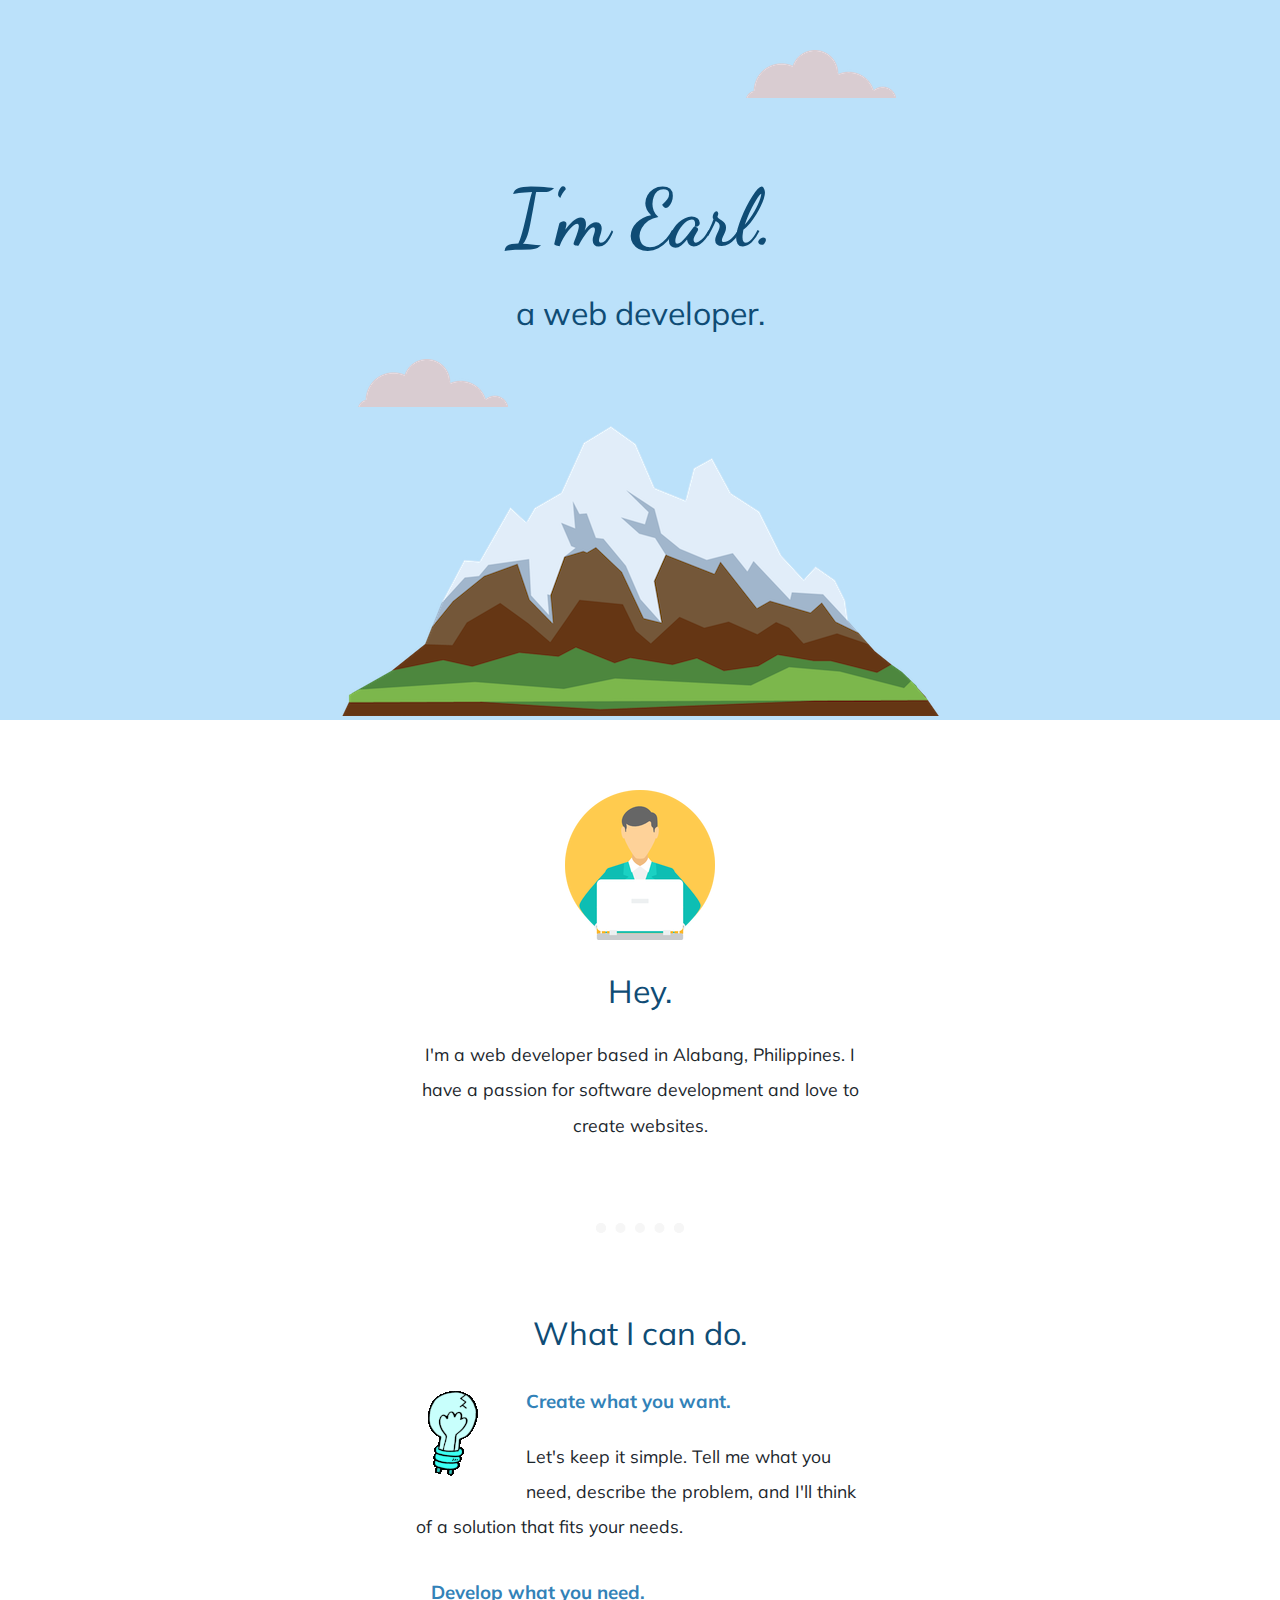
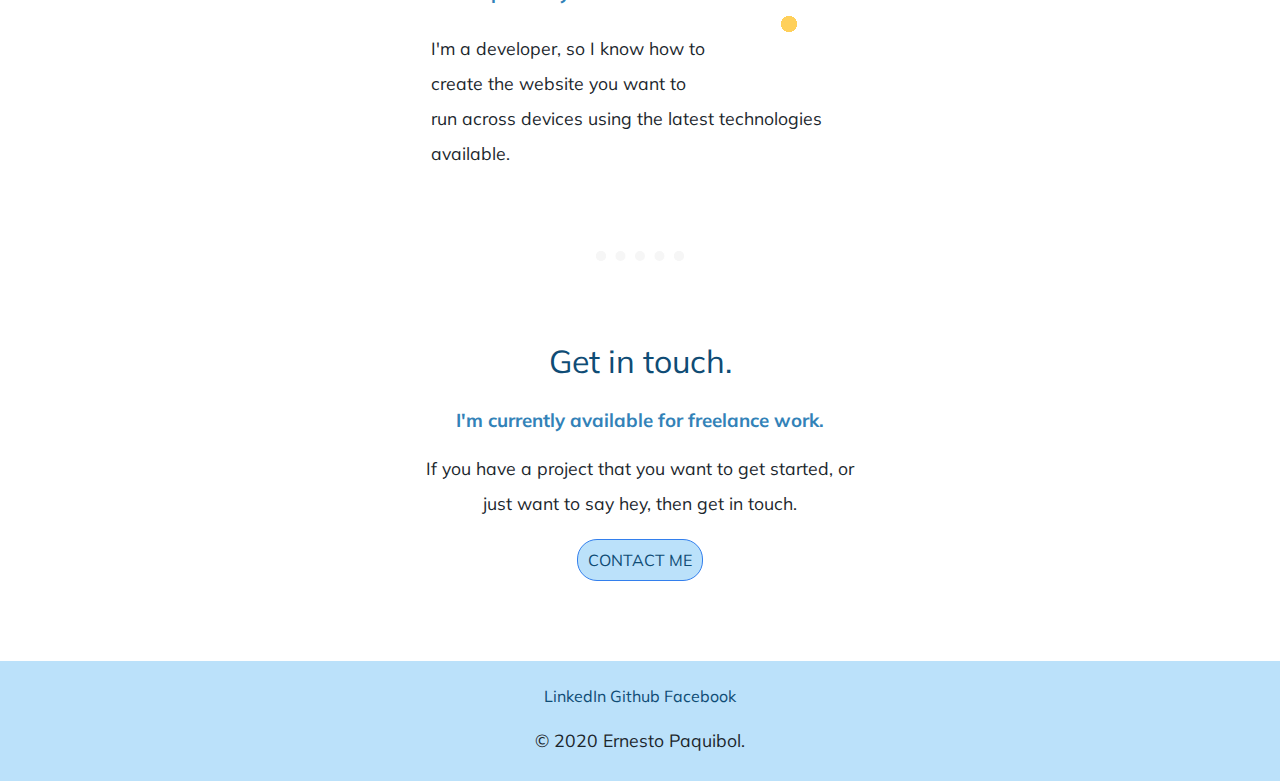
<file: index.html>
<!DOCTYPE html>
<html lang="en">

<head>
    <meta charset="UTF-8">
    <meta name="viewport" content="width=device-width, initial-scale=1.0">
    <link rel="stylesheet" href="css/styles.css">
    <link rel="icon" href="favicon.ico">
    <link
        href="https://fonts.googleapis.com/css2?family=Dancing+Script:wght@400;500;600;700&family=Mulish:ital,wght@0,200;0,300;1,200;1,300&display=swap"
        rel="stylesheet">
    <title>Earl Paquibol</title>
</head>

<body>
    <div class="top-container">
        <img class="top-cloud" src="images/cloud.png" alt="cloud-img">
        <h1>I'm Earl.</h1>
        <h2>a web developer.</h2>
        <img class="bottom-cloud" src="images/cloud.png" alt="cloud-img">
        <picture>
            <source media="(max-width: 650px)" srcset="images/rsz_mountain.png">
            <img src="images/mountain.png">
        </picture>
    </div>
    <div class="middle-container">
        <div class="profile">
            <img src="images/user.png" alt="">
            <h2>Hey.</h2>
            <p>I'm a web developer based in Alabang, Philippines. I have a passion for software development and love to
                create websites.</p>
        </div>
        <hr>
        <div class="skills">
            <h2>What I can do.</h2>
            <div class="skill-row">
                <img class="bulb-gif" src="images/develop.gif" alt="">
                <h3>Create what you want.</h3>
                <p>Let's keep it simple. Tell me what you need, describe the problem, and I'll think of a solution that
                    fits your needs.</p>
            </div>
            <div class="skill-row">
                <img class="code-gif" src="images/create.gif" alt="">
                <h3 style="padding-left: 15px;">Develop what you need.</h3>
                <p style="padding-left: 15px;">I'm a developer, so I know how to create the website you want to run across devices using the latest
                    technologies available.</p>
            </div>
        </div>
        <hr>
        <div class="contact-me">
            <h2>Get in touch.</h2>
            <h3>I'm currently available for freelance work.</h3>
            <p style="padding: 0px 5px 0 5px;">If you have a project that you want to get started, or just want to say hey, then get in touch.</p>
            <a class="button" href="mailto:earl.iii.1998@gmail.com" target="_blank">CONTACT ME</a>
        </div>
    </div>


    <div class="bottom-container">
        <a class="footer-link" href="https://www.linkedin.com/in/ernestopaquibol/" target="_blank">LinkedIn</a>
        <a class="footer-link" href="https://github.com/EarlPaquibol" target="_blank">Github</a>
        <a class="footer-link" href="https://www.facebook.com/earlpaquibol/" target="_blank">Facebook</a>
        <p>© 2020 Ernesto Paquibol.</p>
    </div>

</body>

</html>
</file>
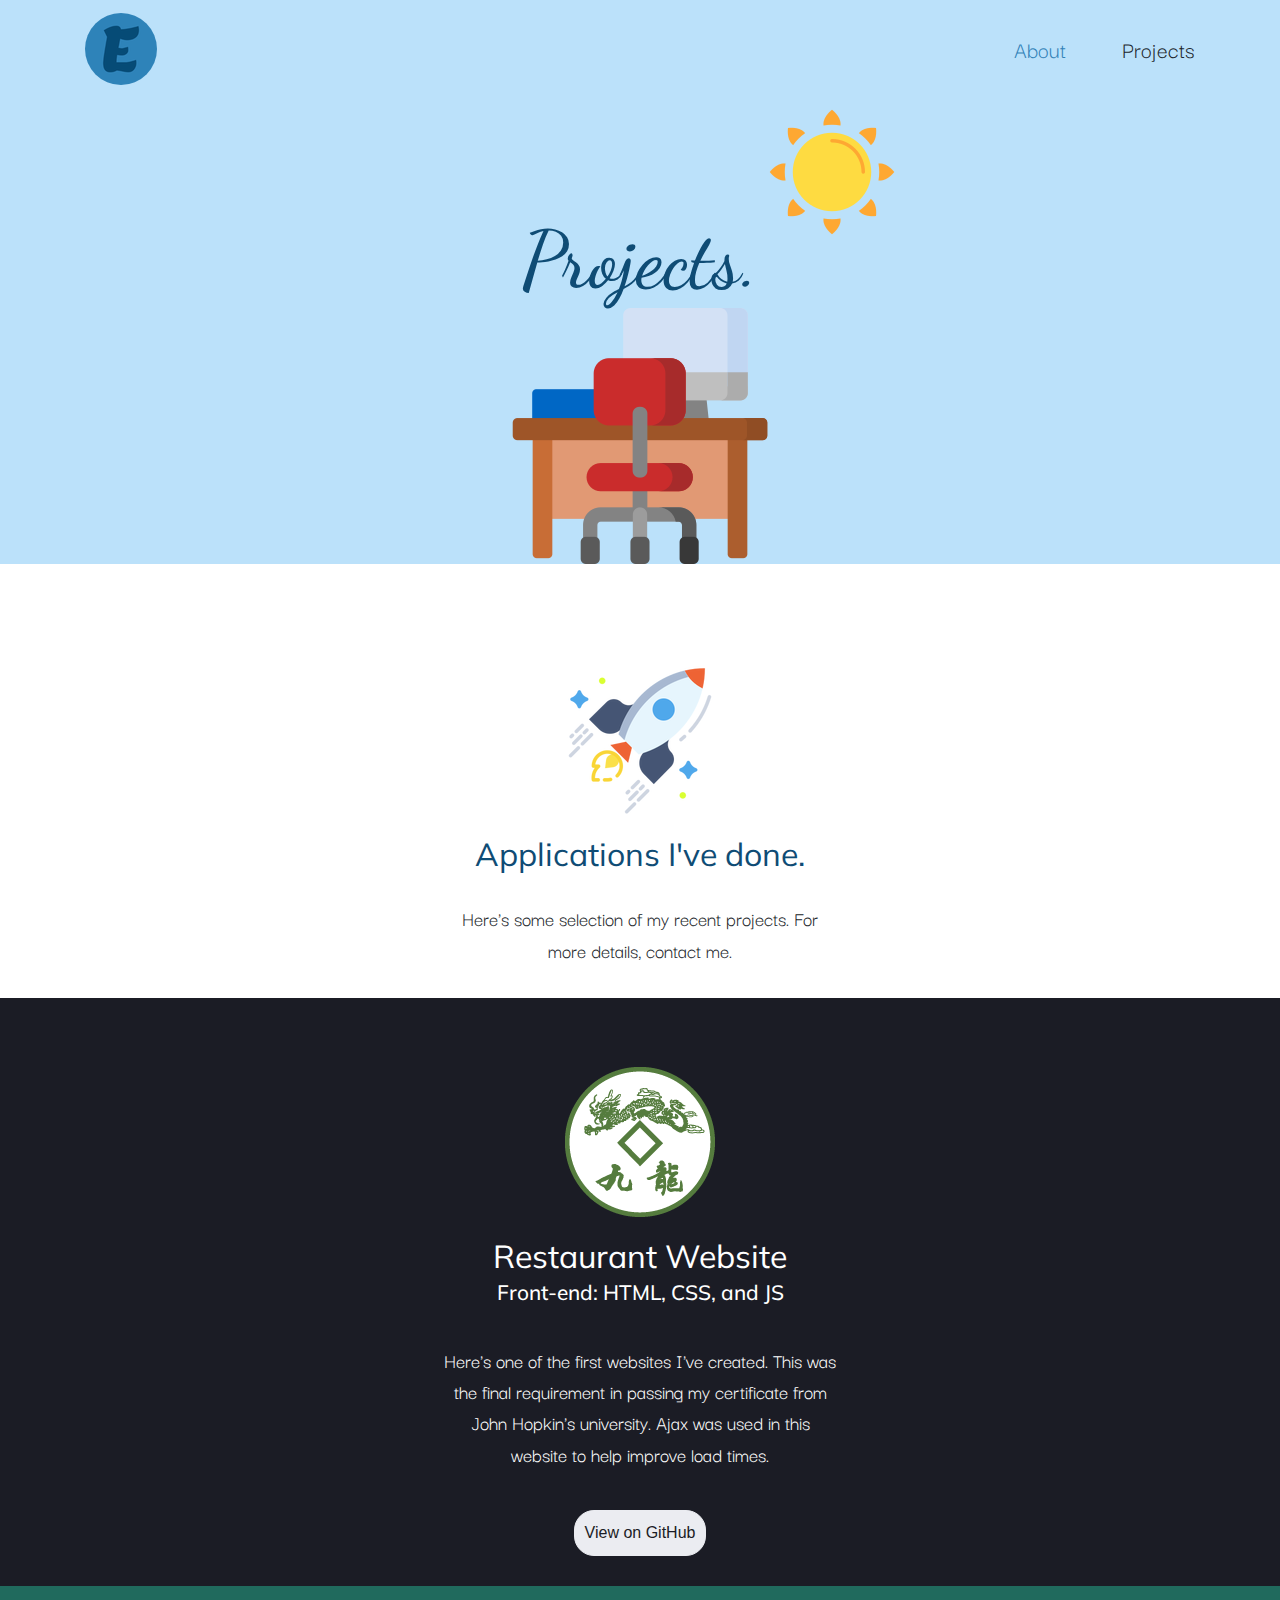
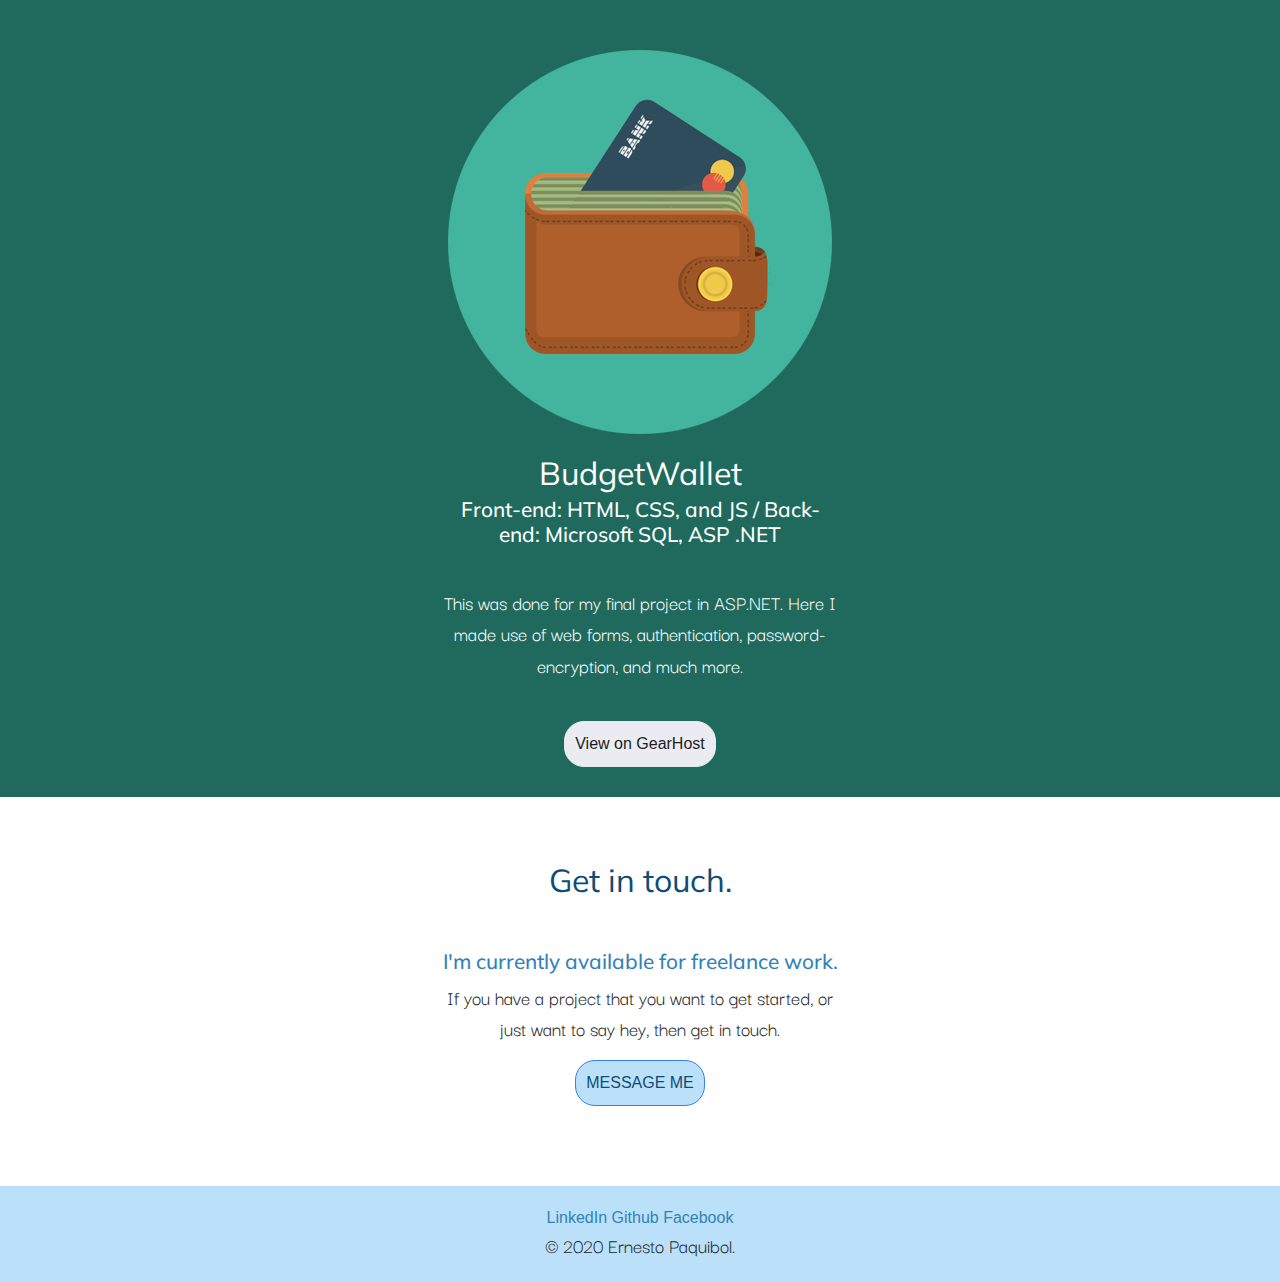
<file: projects.html>
<!DOCTYPE html>
<html lang="en">

<head>
    <meta charset="UTF-8">
    <meta name="viewport" content="width=device-width, initial-scale=1.0">
    <meta name="author" content="Earl Paquibol">
    <link rel="icon" href="favicon.ico">
    <link
        href="https://fonts.googleapis.com/css2?family=Dancing+Script:wght@400;500;600;700&family=Mulish:ital,wght@0,200;0,300;1,200;1,300&display=swap"
        rel="stylesheet">
    <link href="https://fonts.googleapis.com/css2?family=Darker+Grotesque:wght@300;500&display=swap" rel="stylesheet">
    <link rel="stylesheet" href="css/bootstrap.min.css">
    <link rel="stylesheet" href="css/stylesp.css">
    <title>Earl Paquibol</title>
</head>

<body>
    <nav class="navbar sticky-top navbar-expand-lg">
        <div class="container">
            <div class="Logo">
                <a class="navbar-brand" href="index.html"><img src="images/logo.png" alt="logo-img"
                        style="border-radius: 50%;"></a>
            </div>
            <div>
                <a class="about-link" href="index.html">About <span class="sr-only">(current)</span></a>
                <a class="work-link active" href="#">Projects</a>
            </div>
        </div>
    </nav>


    <div id="heading-content" class="jumbotron jumbotron-fluid">
        <div class="container text-center">
            <img class="top-sun" src="images/sun.png" alt="cloud-img">
            <h1>Projects.</h1>
            <img src="images/study.png">
        </div>
    </div>



    <div id="middle-content" class="jumbotron jumbotron-fluid">
        <div class="container col-lg-4">
            <div class="profile text-center">
                <img class="user-img" src="images/rocket.png" alt="">
                <h2>Applications I've done.</h2>
                <p>Here's some selection of my recent projects. For more details, contact me.</p>
            </div>
        </div>
    </div>



    <div id="project-content" class="jumbotron jumbotron-fluid">
        <div class="container col-lg-4">
            <div class="profile text-center">
                <img class="user-img" src="images/retaurant-logo.png" alt="">
                <h2 class="spacing white">Restaurant Website</h2>
                <h3 class="white">Front-end: HTML, CSS, and JS</h3>
                <p class="white">Here's one of the first websites I've created. This was the final requirement in passing my certificate from John Hopkin's university. Ajax was used in this website to help improve load times.</p>
                <a class="margin button-view" href="https://earlpaquibol.github.io/RandomSites/7_Restaurant/index.html" target="_blank">View on GitHub</a>
            </div>
        </div>
    </div>

    <div id="projecttwo-content" class="jumbotron jumbotron-fluid">
        <div class="container col-lg-4">
            <div class="profile text-center">
                <picture>
                    <source 
                      media="(max-width: 650px)"
                      srcset="images/rsz_walletlogo.png">
                      <img src="images/walletlogo.png">
                  </picture>
                <h2 class="spacing white" style="margin-top: 20px;">BudgetWallet</h2>
                <h3 class="white">Front-end: HTML, CSS, and JS / Back-end: Microsoft SQL, ASP .NET</h3>
                <p class="white">This was done for my final project in ASP.NET. Here I made use of web forms, authentication, password-encryption, and much more.</p>
                <a class="margin button-view" href="http://walletapp.gear.host/" target="_blank">View on GearHost</a>
            </div>
        </div>
    </div>

    
    <div id="middle-content" class="jumbotron jumbotron-fluid">
        <div class="container col-lg-4">
            <div id="contact" class="text-center">
                <h2>Get in touch.</h2>
                <h3 class="contact-me">I'm currently available for freelance work.</h3>
                <p style="padding: 0px 5px 0 5px;">If you have a project that you want to get started, or just want to say
                    hey, then get in touch.</p>
                <a class="button" href="mailto:earl.iii.1998@gmail.com" target="_blank">MESSAGE ME</a>
            </div>
        </div>
    </div>


    <div id="bottom-content" class="jumbotron jumbotron-fluid">
        <div class="container text-center">
            <a class="footer-link" href="https://www.linkedin.com/in/ernestopaquibol/" target="_blank">LinkedIn</a>
            <a class="footer-link" href="https://github.com/EarlPaquibol" target="_blank">Github</a>
            <a class="footer-link" href="https://www.facebook.com/earlpaquibol/" target="_blank">Facebook</a>
            <p class="cred">© 2020 Ernesto Paquibol.</p>
        </div>
    </div>
    

    <script src="js/jquery-2.1.4.min.js"></script>
    <script src="js/bootstrap.min.js"></script>
</body>

</html>
</file>
<file: css/styles.css>
body {
  margin: 0px;
  padding: 0px;
  text-align: center;
  font-family: "Mulish", sans-serif;
  color: #1b262c;
}

h1 {
  margin: 50px auto 0 auto;
  font-size: 5em;
  font-family: "Dancing Script", cursive;
  color: #0f4c75;
}

h2 {
  font-size: 2em;
  color: #0f4c75;
  font-weight: normal;
}

h3 {
  color: #3282b8;
}

a {
  text-decoration: none;
  color: #0f4c75;
}

p {
  line-height: 2;
  font-size: 1.1em;
}

.top-cloud {
  position: absolute;
  top: 50px;
  right: 30%;
}

.bottom-cloud {
  position: absolute;
  left: 28%;
}

.top-container {
  position: relative;
  background-color: #bbe1fa;
  padding-top: 120px;
}

.middle-container {
  margin: 70px auto 0px auto;
  width: 35%;
}

.skill-row {
  margin: 30px auto 0 auto;
  text-align: left;
  line-height: 2;
}

.bulb-gif {
  float: left;
  margin-right: 40px;
}

.code-gif {
  float: right;
  margin-left: 30px;
  margin-right: 25px;
}

hr {
  border: dotted #f6f6f6 10px;
  border-bottom: none;
  width: 15%;
  margin: 80px auto 80px auto;
}

.button {
  background-color: #bbe1fa;
  border-radius: 20px;
  color: #0f4c75;
  padding: 10px;
  border: solid #337fed 1px;
  text-decoration: none;
  display: inline-block;
  cursor: pointer;
  text-align: center;
}

.button:hover {
  border: solid #337fed 1px;
  background: #1e62d0;
  -webkit-border-radius: 20px;
  -moz-border-radius: 20px;
  border-radius: 20px;
  text-decoration: none;
}

.bottom-container {
  margin-top: 80px;
  padding: 25px 0px 5px 0px;
  background-color: #bbe1fa;
}
</file>
<file: css/stylesp.css>
html {
  scroll-behavior: smooth;
}

/* HEADER */
.navbar {
  background: #bbe1fa;
  font-family: "Darker Grotesque", sans-serif;
  font-size: 1.5em;
}

.active {
  color: #1b262c;
}

.logo {
  height: 100px;
  width: 10%;
}
.about-link {
  margin-right: 50px;
}

a {
  color: #3282b8;
}

a:hover {
  color: #1b262c;
  text-decoration: none;
}

/* END OF HEADER */

/* TOP CONTENT */
.jumbotron {
  padding-bottom: 0px;
}
#heading-content {
  background-color: #bbe1fa;
  position: relative;
}

.top-sun {
  position: absolute;
  top: 10px;
  left: 60%;
}

h1 {
  margin: 50px auto 0 auto;
  font-size: 5em;
  font-family: "Dancing Script", cursive;
  color: #0f4c75;
}

h2 {
  font-size: 2em;
  color: #0f4c75;
  font-weight: normal;
  font-family: "Mulish", sans-serif;
  margin-bottom: 30px;
}

p {
  font-size: 1.3em;
  font-family: "Darker Grotesque", sans-serif;
}

.user-img {
  margin: 5px auto 20px auto;
}

/* END OF TOP CONTENT */

/* MIDDLE CONTENT */
#middle-content {
  background-color: white;
}

hr {
  border: dotted #f6f6f6 10px;
  border-bottom: none;
  width: 15%;
  margin: 80px auto 80px auto;
}

h3 {
  color: #3282b8;
  font-size: 1.3em;
  font-family: "Mulish", sans-serif;
}

.text-align {
  text-align: center;
}

.bulb-gif {
  float: left;
  margin-right: 30px;
}

.code-gif {
  float: right;
  margin-left: 30px;
}
.skill-row {
  margin: 50px auto 0 auto;
}

.contact-me {
  margin-top: 50px;
}

.button {
  background-color: #bbe1fa;
  border-radius: 20px;
  color: #0f4c75;
  padding: 10px;
  border: solid #337fed 1px;
  text-decoration: none;
  display: inline-block;
  cursor: pointer;
  text-align: center;
}

.button:hover {
  border: solid #337fed 1px;
  background: #1e62d0;
  -webkit-border-radius: 20px;
  -moz-border-radius: 20px;
  border-radius: 20px;
  text-decoration: none;
}

/* END OF MIDDLE CONTENT */

/* START OF FOOTER*/
#bottom-content {
  margin-top: 80px;
  padding-top: 20px;
  background-color: #bbe1fa;
  margin-bottom: 0px;
}

.cred {
  margin-bottom: 0px;
  padding-bottom: 20px;
}

@media (min-width: 320px) and (max-width: 767px) {
  .work-link {
    margin-right: 10px;
  }
  .top-sun {
    top: 0px;
  }
}

/* END OF FOOTER*/




/* START OF PROJECT CONTENT */

#project-content{
    background-color: #1b1c25;
    margin: 0px;
}

#projecttwo-content{
    background-color: #206a5d;
    margin: 0px;
}

.white{
    color: white;
    margin: 0px;
    padding-bottom: 40px;
}

.spacing{
    padding-bottom: 5px;
}

.margin{
    margin-bottom: 30px;
}

.button-view {
    background-color: #EBECF1;
    border-radius: 20px;
    color: #1b1c25;
    padding: 10px;
    border: solid #EBECF1 1px;
    text-decoration: none;
    display: inline-block;
    cursor: pointer;
    text-align: center;
  }
  
  .button-view:hover {
    border: solid #1f4068;
    background: #1f4068;
    color: white;
    border-radius: 20px;
    text-decoration: none;
  }
</file>
